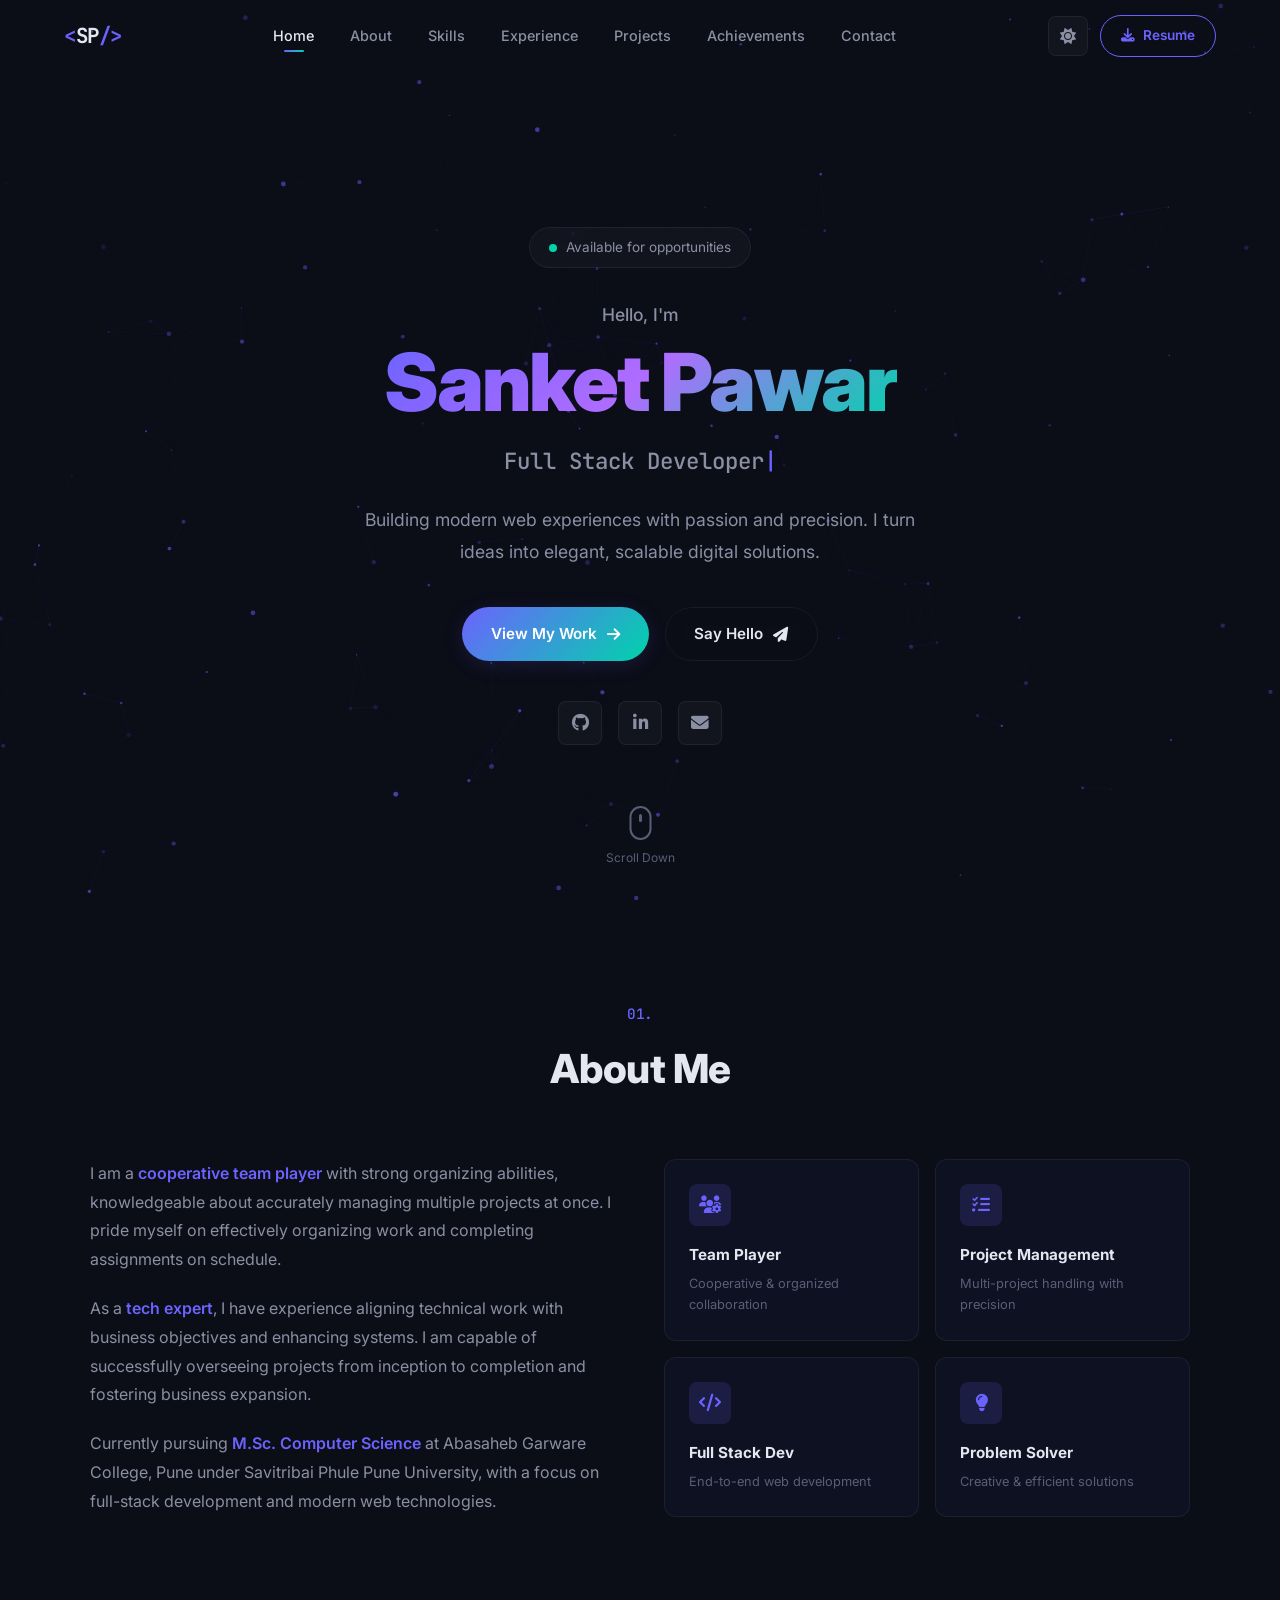
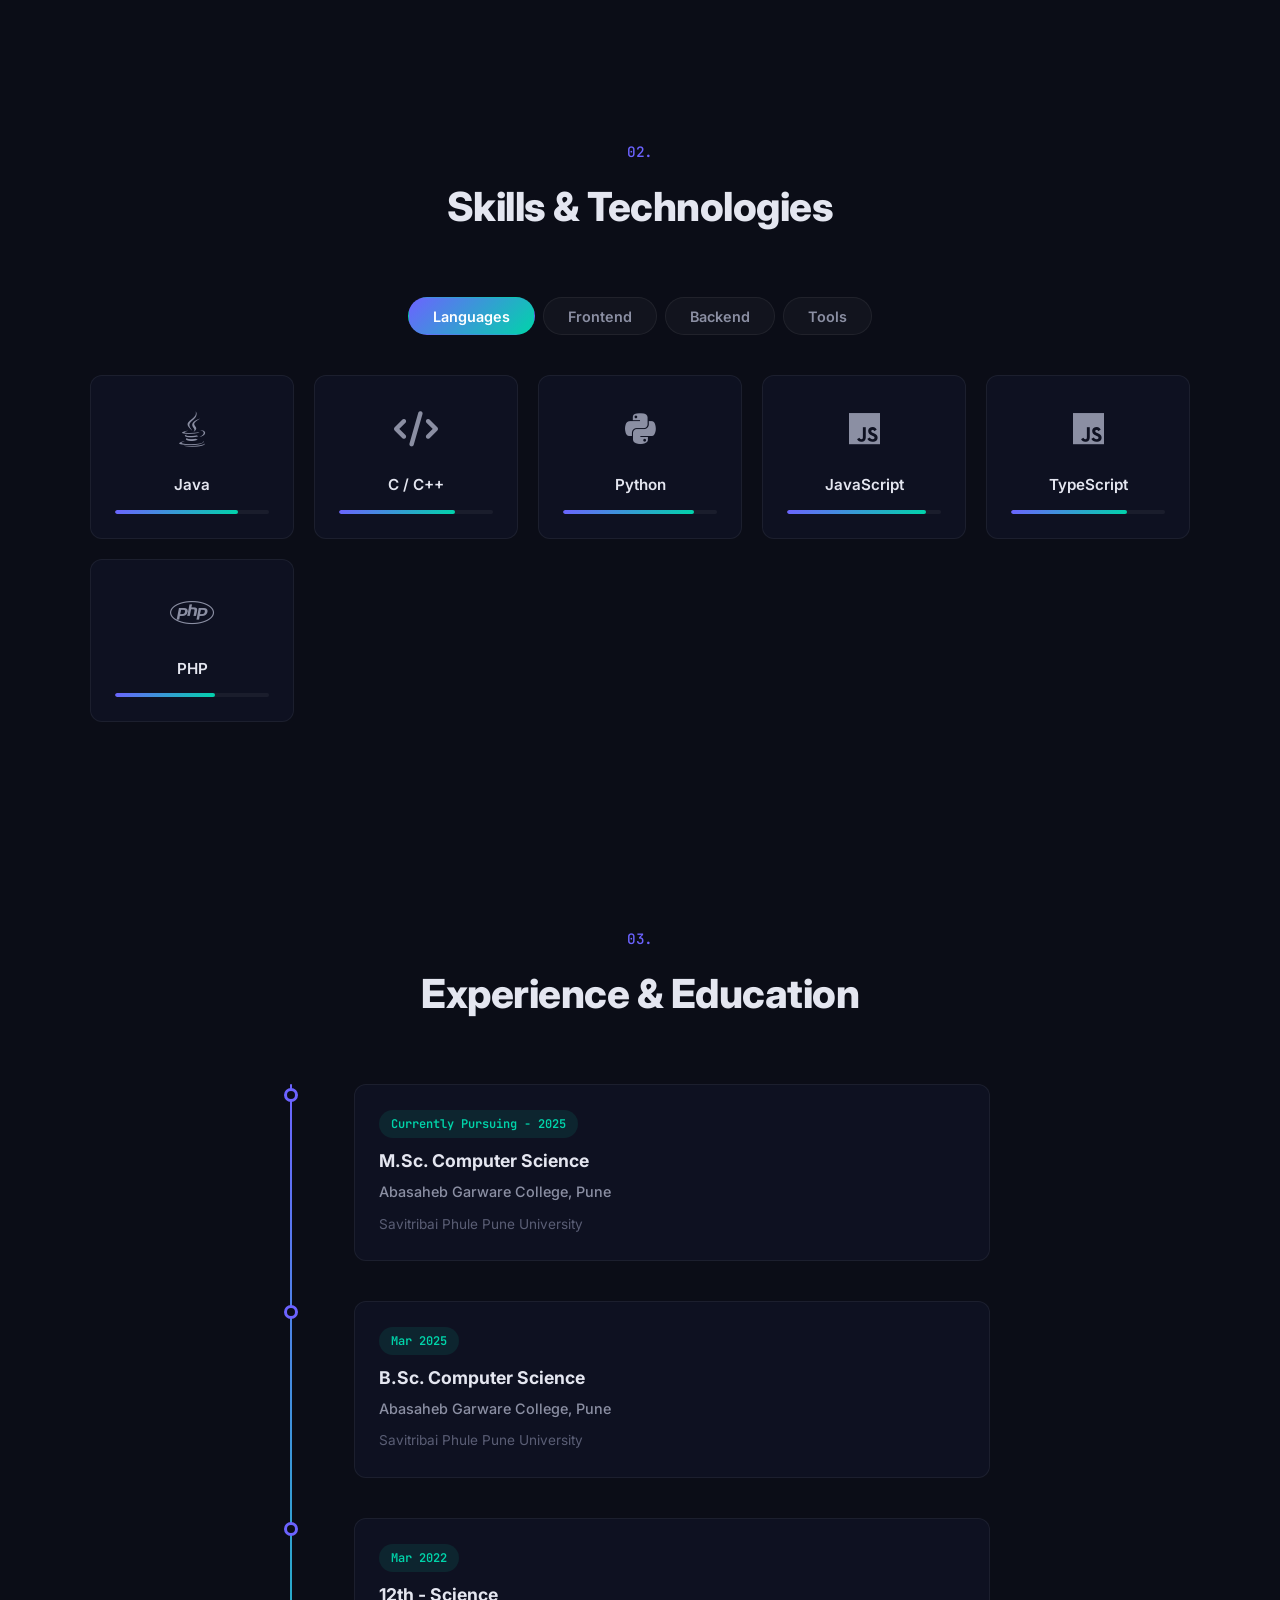
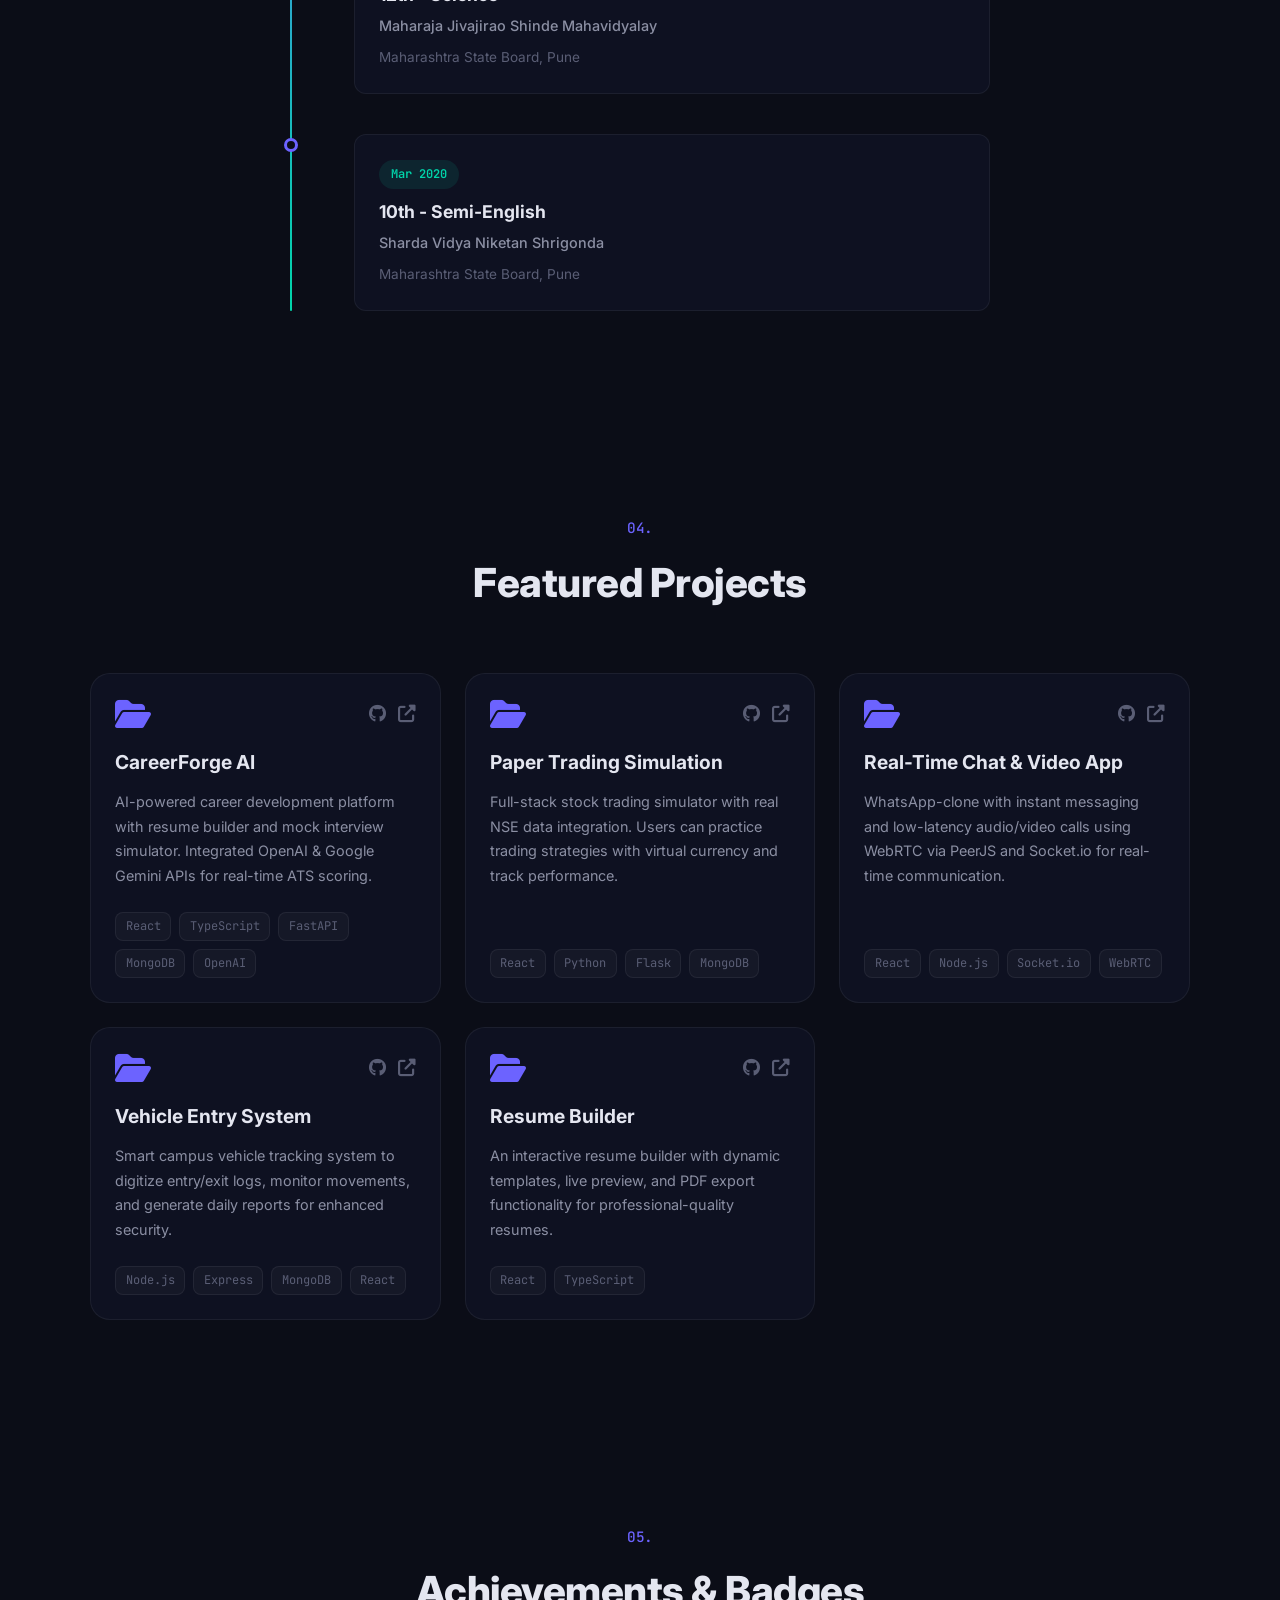
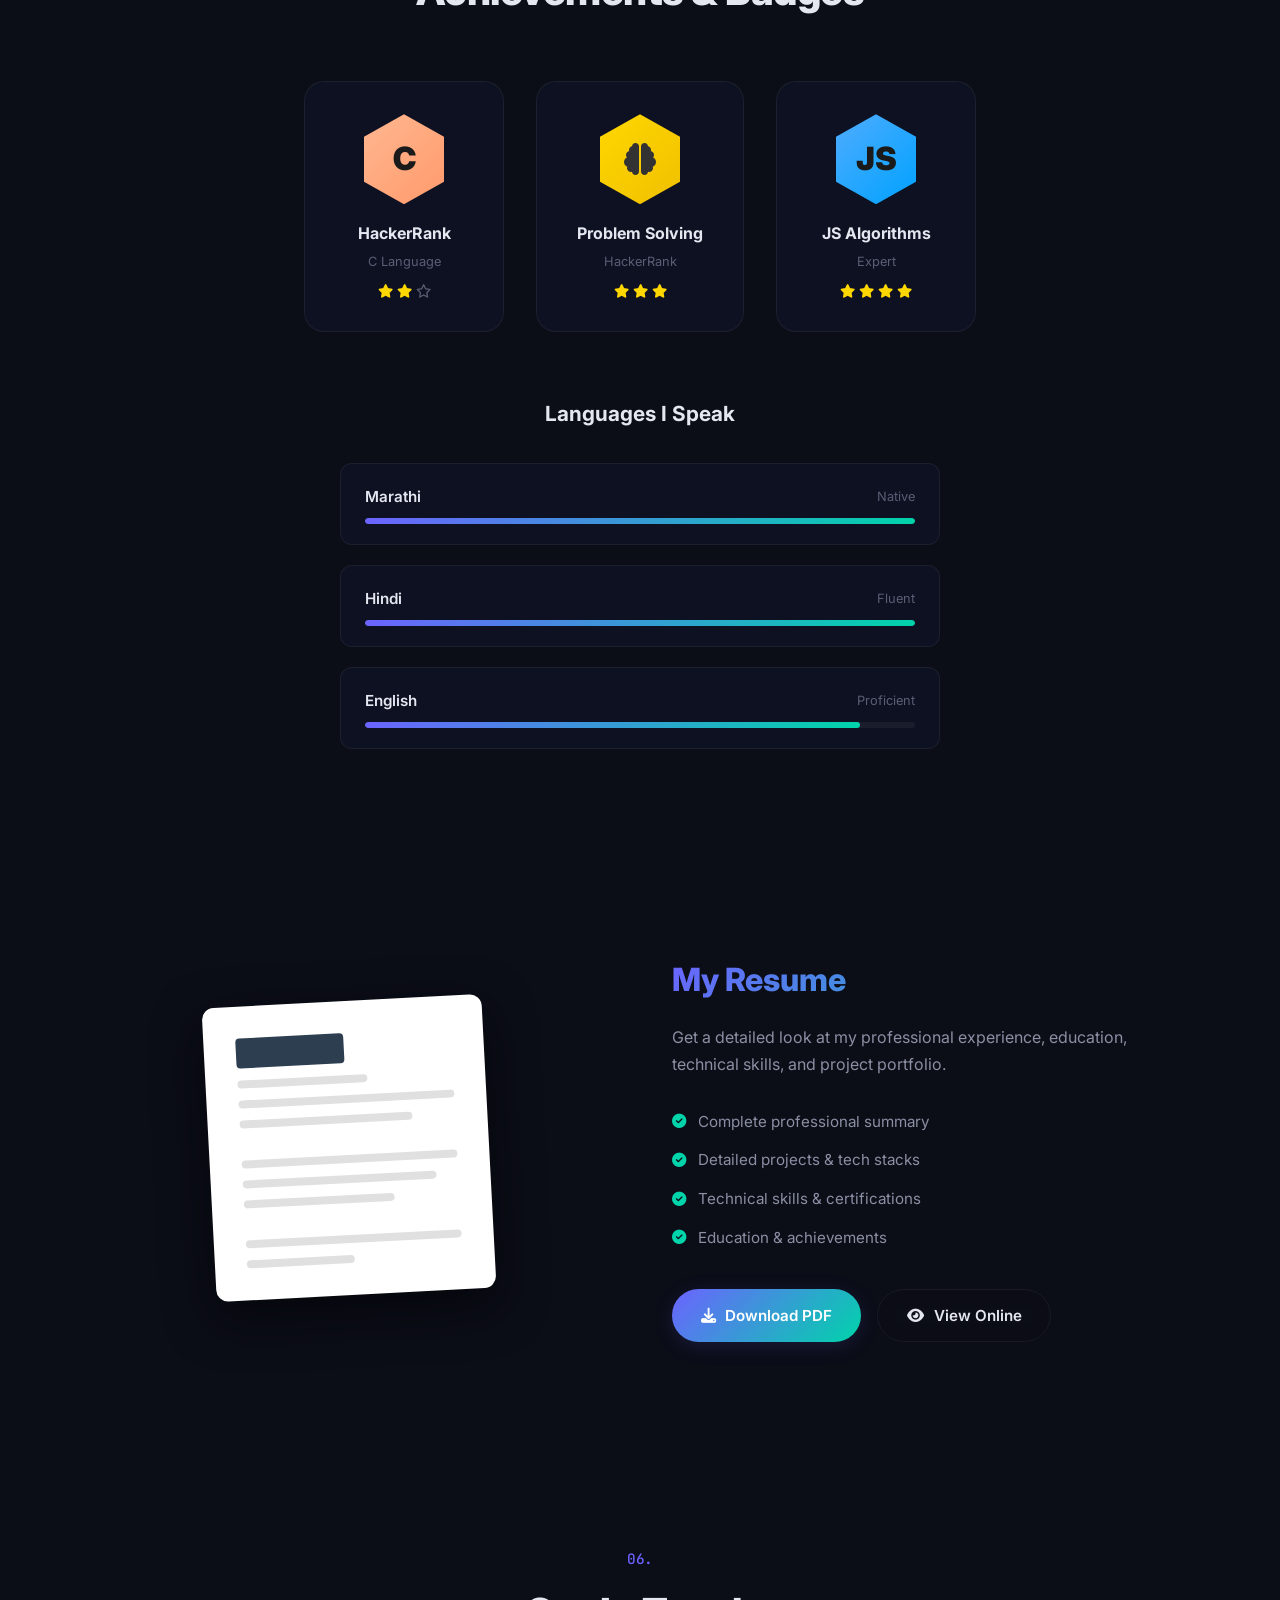
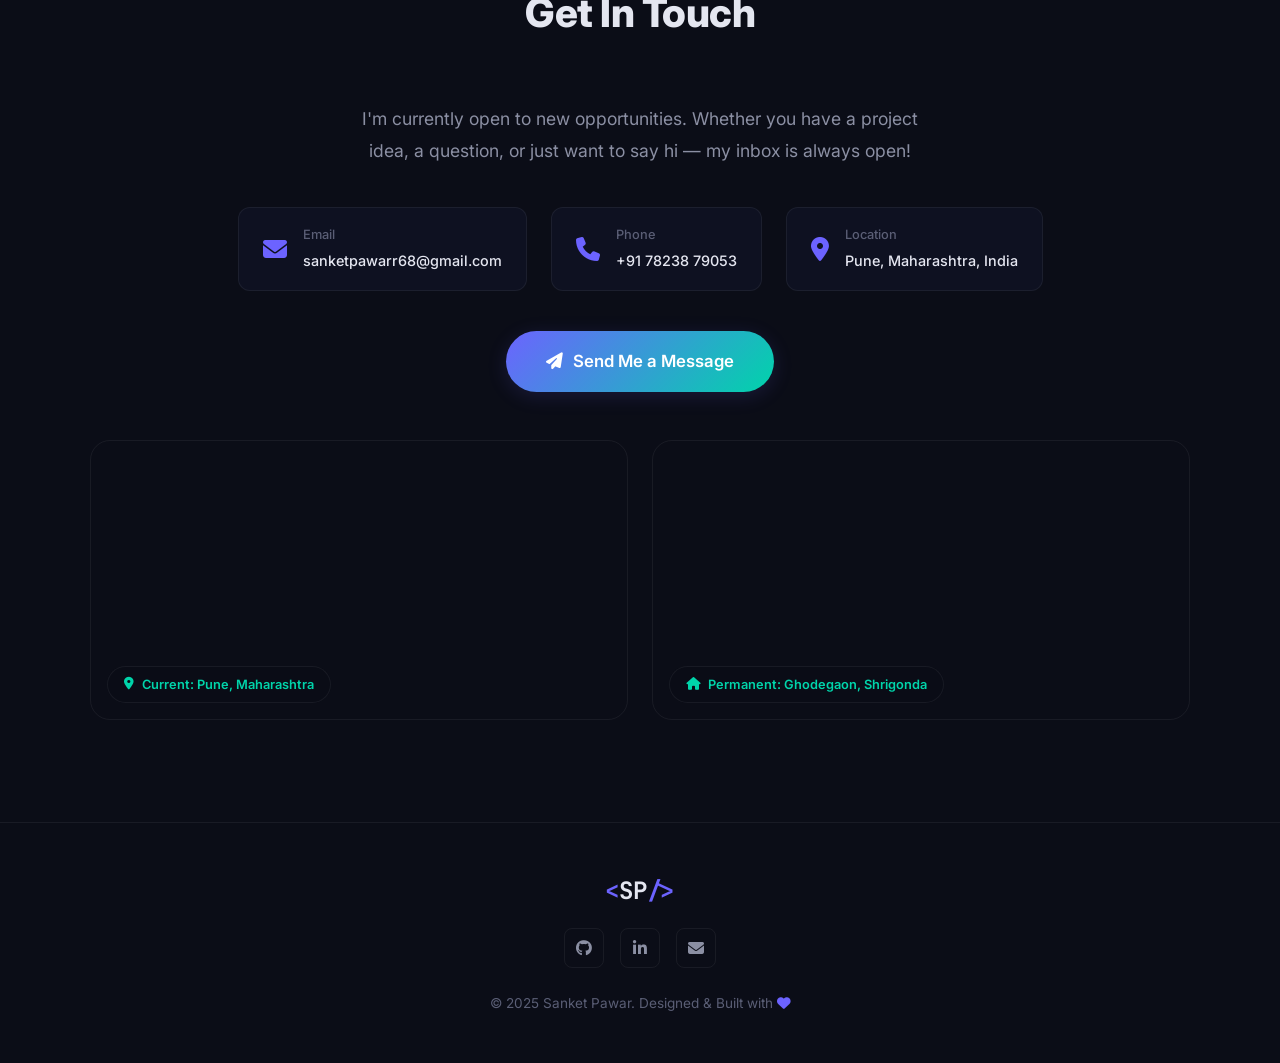
<file: index.html>
<!DOCTYPE html>
<html lang="en" data-theme="dark">

<head>
    <meta charset="UTF-8">
    <meta name="viewport" content="width=device-width, initial-scale=1.0">
    <title>Sanket Pawar | Full Stack Developer</title>
    <meta name="description"
        content="Portfolio of Sanket Pawar - Full Stack Developer building modern web experiences.">
    <link rel="stylesheet" href="style.css">
    <link rel="stylesheet" href="https://cdnjs.cloudflare.com/ajax/libs/font-awesome/6.5.1/css/all.min.css">
    <link rel="preconnect" href="https://fonts.googleapis.com">
    <link rel="preconnect" href="https://fonts.gstatic.com" crossorigin>
    <link
        href="https://fonts.googleapis.com/css2?family=Inter:wght@300;400;500;600;700;800;900&family=JetBrains+Mono:wght@400;500;700&display=swap"
        rel="stylesheet">
</head>

<body>
    <!-- Page Loader -->
    <div id="loader" class="loader">
        <div class="loader-inner">
            <div class="loader-circle"></div>
            <span class="loader-text">SP</span>
        </div>
    </div>

    <!-- Scroll Progress Bar -->
    <div class="scroll-progress" id="scroll-progress"></div>

    <!-- Navigation -->
    <nav class="navbar" id="navbar">
        <a href="#home" class="logo">
            <span class="logo-bracket">&lt;</span>SP<span class="logo-bracket">/&gt;</span>
        </a>
        <ul class="nav-links" id="nav-links">
            <li><a href="#home" class="nav-link active">Home</a></li>
            <li><a href="#about" class="nav-link">About</a></li>
            <li><a href="#skills" class="nav-link">Skills</a></li>
            <li><a href="#experience" class="nav-link">Experience</a></li>
            <li><a href="#projects" class="nav-link">Projects</a></li>
            <li><a href="#achievements" class="nav-link">Achievements</a></li>
            <li><a href="#contact" class="nav-link">Contact</a></li>
        </ul>
        <div class="nav-actions">
            <button class="theme-toggle" id="theme-toggle" aria-label="Toggle theme">
                <i class="fas fa-moon"></i>
            </button>
            <a href="sanket_pawar_resume.pdf" class="nav-resume-btn" download>
                <i class="fas fa-download"></i> Resume
            </a>
            <div class="hamburger" id="hamburger">
                <span></span>
                <span></span>
                <span></span>
            </div>
        </div>
    </nav>

    <!-- Hero Section -->
    <section id="home" class="hero">
        <div id="particles-canvas" class="particles-canvas"></div>
        <div class="hero-content">
            <div class="hero-badge reveal-up">
                <span class="status-dot"></span> Available for opportunities
            </div>
            <h1 class="hero-greeting reveal-up">Hello, I'm</h1>
            <h2 class="hero-name reveal-up">
                <span class="gradient-text">Sanket Pawar</span>
            </h2>
            <h3 class="hero-title reveal-up">
                <span id="typed-text"></span><span class="cursor">|</span>
            </h3>
            <p class="hero-description reveal-up">
                Building modern web experiences with passion and precision.
                I turn ideas into elegant, scalable digital solutions.
            </p>
            <div class="hero-cta reveal-up">
                <a href="#projects" class="btn btn-primary">
                    <span>View My Work</span>
                    <i class="fas fa-arrow-right"></i>
                </a>
                <a href="#contact" class="btn btn-outline open-modal-btn">
                    <span>Say Hello</span>
                    <i class="fas fa-paper-plane"></i>
                </a>
            </div>
            <div class="hero-social reveal-up">
                <a href="https://github.com/SanketPawar-78" target="_blank" rel="noopener noreferrer"
                    aria-label="GitHub">
                    <i class="fab fa-github"></i>
                </a>
                <a href="https://www.linkedin.com/in/sanket-pawar-11859024a/" target="_blank" rel="noopener noreferrer"
                    aria-label="LinkedIn">
                    <i class="fab fa-linkedin-in"></i>
                </a>
                <a href="mailto:sanketpawarr68@gmail.com" aria-label="Email">
                    <i class="fas fa-envelope"></i>
                </a>
            </div>
        </div>
        <div class="hero-scroll-indicator">
            <div class="mouse">
                <div class="wheel"></div>
            </div>
            <span>Scroll Down</span>
        </div>
    </section>

    <!-- About Section -->
    <section id="about" class="section">
        <div class="container">
            <h2 class="section-title reveal-up">
                <span class="section-number">01.</span> About Me
            </h2>
            <div class="about-grid">
                <div class="about-text reveal-up">
                    <p>I am a <strong>cooperative team player</strong> with strong organizing abilities, knowledgeable
                        about accurately managing multiple projects at once. I pride myself on effectively organizing
                        work and completing assignments on schedule.</p>
                    <p>As a <strong>tech expert</strong>, I have experience aligning technical work with business
                        objectives and enhancing systems. I am capable of successfully overseeing projects from
                        inception to completion and fostering business expansion.</p>
                    <p>Currently pursuing <strong>M.Sc. Computer Science</strong> at Abasaheb Garware College, Pune
                        under Savitribai Phule Pune University, with a focus on full-stack development and modern web
                        technologies.</p>
                </div>
                <div class="about-cards reveal-up">
                    <div class="info-card">
                        <div class="info-card-icon">
                            <i class="fas fa-users-cog"></i>
                        </div>
                        <h4>Team Player</h4>
                        <p>Cooperative & organized collaboration</p>
                    </div>
                    <div class="info-card">
                        <div class="info-card-icon">
                            <i class="fas fa-tasks"></i>
                        </div>
                        <h4>Project Management</h4>
                        <p>Multi-project handling with precision</p>
                    </div>
                    <div class="info-card">
                        <div class="info-card-icon">
                            <i class="fas fa-code"></i>
                        </div>
                        <h4>Full Stack Dev</h4>
                        <p>End-to-end web development</p>
                    </div>
                    <div class="info-card">
                        <div class="info-card-icon">
                            <i class="fas fa-lightbulb"></i>
                        </div>
                        <h4>Problem Solver</h4>
                        <p>Creative & efficient solutions</p>
                    </div>
                </div>
            </div>
        </div>
    </section>

    <!-- Skills Section -->
    <section id="skills" class="section">
        <div class="container">
            <h2 class="section-title reveal-up">
                <span class="section-number">02.</span> Skills & Technologies
            </h2>
            <div class="skills-tabs reveal-up">
                <button class="skill-tab active" data-tab="languages">Languages</button>
                <button class="skill-tab" data-tab="frontend">Frontend</button>
                <button class="skill-tab" data-tab="backend">Backend</button>
                <button class="skill-tab" data-tab="tools">Tools</button>
            </div>
            <div class="skills-content">
                <div class="skill-panel active" id="languages">
                    <div class="skills-grid reveal-up">
                        <div class="skill-card" data-skill="Java">
                            <div class="skill-icon"><i class="fab fa-java"></i></div>
                            <h3>Java</h3>
                            <div class="skill-bar">
                                <div class="skill-fill" data-width="80"></div>
                            </div>
                        </div>
                        <div class="skill-card" data-skill="C/C++">
                            <div class="skill-icon"><i class="fas fa-code"></i></div>
                            <h3>C / C++</h3>
                            <div class="skill-bar">
                                <div class="skill-fill" data-width="75"></div>
                            </div>
                        </div>
                        <div class="skill-card" data-skill="Python">
                            <div class="skill-icon"><i class="fab fa-python"></i></div>
                            <h3>Python</h3>
                            <div class="skill-bar">
                                <div class="skill-fill" data-width="85"></div>
                            </div>
                        </div>
                        <div class="skill-card" data-skill="JavaScript">
                            <div class="skill-icon"><i class="fab fa-js"></i></div>
                            <h3>JavaScript</h3>
                            <div class="skill-bar">
                                <div class="skill-fill" data-width="90"></div>
                            </div>
                        </div>
                        <div class="skill-card" data-skill="TypeScript">
                            <div class="skill-icon"><i class="fab fa-js"></i></div>
                            <h3>TypeScript</h3>
                            <div class="skill-bar">
                                <div class="skill-fill" data-width="75"></div>
                            </div>
                        </div>
                        <div class="skill-card" data-skill="PHP">
                            <div class="skill-icon"><i class="fab fa-php"></i></div>
                            <h3>PHP</h3>
                            <div class="skill-bar">
                                <div class="skill-fill" data-width="65"></div>
                            </div>
                        </div>
                    </div>
                </div>
                <div class="skill-panel" id="frontend">
                    <div class="skills-grid reveal-up">
                        <div class="skill-card">
                            <div class="skill-icon"><i class="fab fa-html5"></i></div>
                            <h3>HTML5</h3>
                            <div class="skill-bar">
                                <div class="skill-fill" data-width="95"></div>
                            </div>
                        </div>
                        <div class="skill-card">
                            <div class="skill-icon"><i class="fab fa-css3-alt"></i></div>
                            <h3>CSS3</h3>
                            <div class="skill-bar">
                                <div class="skill-fill" data-width="90"></div>
                            </div>
                        </div>
                        <div class="skill-card">
                            <div class="skill-icon"><i class="fab fa-react"></i></div>
                            <h3>React.js</h3>
                            <div class="skill-bar">
                                <div class="skill-fill" data-width="85"></div>
                            </div>
                        </div>
                    </div>
                </div>
                <div class="skill-panel" id="backend">
                    <div class="skills-grid reveal-up">
                        <div class="skill-card">
                            <div class="skill-icon"><i class="fab fa-node-js"></i></div>
                            <h3>Node.js</h3>
                            <div class="skill-bar">
                                <div class="skill-fill" data-width="80"></div>
                            </div>
                        </div>
                        <div class="skill-card">
                            <div class="skill-icon"><i class="fas fa-server"></i></div>
                            <h3>Express.js</h3>
                            <div class="skill-bar">
                                <div class="skill-fill" data-width="80"></div>
                            </div>
                        </div>
                        <div class="skill-card">
                            <div class="skill-icon"><i class="fas fa-database"></i></div>
                            <h3>MongoDB</h3>
                            <div class="skill-bar">
                                <div class="skill-fill" data-width="75"></div>
                            </div>
                        </div>
                        <div class="skill-card">
                            <div class="skill-icon"><i class="fas fa-database"></i></div>
                            <h3>MySQL</h3>
                            <div class="skill-bar">
                                <div class="skill-fill" data-width="70"></div>
                            </div>
                        </div>
                        <div class="skill-card">
                            <div class="skill-icon"><i class="fab fa-python"></i></div>
                            <h3>Flask / FastAPI</h3>
                            <div class="skill-bar">
                                <div class="skill-fill" data-width="75"></div>
                            </div>
                        </div>
                    </div>
                </div>
                <div class="skill-panel" id="tools">
                    <div class="skills-grid reveal-up">
                        <div class="skill-card">
                            <div class="skill-icon"><i class="fab fa-git-alt"></i></div>
                            <h3>Git & GitHub</h3>
                            <div class="skill-bar">
                                <div class="skill-fill" data-width="85"></div>
                            </div>
                        </div>
                        <div class="skill-card">
                            <div class="skill-icon"><i class="fas fa-terminal"></i></div>
                            <h3>VS Code</h3>
                            <div class="skill-bar">
                                <div class="skill-fill" data-width="90"></div>
                            </div>
                        </div>
                        <div class="skill-card">
                            <div class="skill-icon"><i class="fas fa-network-wired"></i></div>
                            <h3>REST APIs</h3>
                            <div class="skill-bar">
                                <div class="skill-fill" data-width="85"></div>
                            </div>
                        </div>
                    </div>
                </div>
            </div>
        </div>
    </section>

    <!-- Experience & Education Section -->
    <section id="experience" class="section">
        <div class="container">
            <h2 class="section-title reveal-up">
                <span class="section-number">03.</span> Experience & Education
            </h2>
            <div class="timeline reveal-up">
                <div class="timeline-item" data-aos="fade-right">
                    <div class="timeline-dot"></div>
                    <div class="timeline-content">
                        <span class="timeline-badge">Currently Pursuing - 2025</span>
                        <h3>M.Sc. Computer Science</h3>
                        <h4>Abasaheb Garware College, Pune</h4>
                        <p>Savitribai Phule Pune University</p>
                    </div>
                </div>
                <div class="timeline-item" data-aos="fade-left">
                    <div class="timeline-dot"></div>
                    <div class="timeline-content">
                        <span class="timeline-badge">Mar 2025</span>
                        <h3>B.Sc. Computer Science</h3>
                        <h4>Abasaheb Garware College, Pune</h4>
                        <p>Savitribai Phule Pune University</p>
                    </div>
                </div>
                <div class="timeline-item" data-aos="fade-right">
                    <div class="timeline-dot"></div>
                    <div class="timeline-content">
                        <span class="timeline-badge">Mar 2022</span>
                        <h3>12th - Science</h3>
                        <h4>Maharaja Jivajirao Shinde Mahavidyalay</h4>
                        <p>Maharashtra State Board, Pune</p>
                    </div>
                </div>
                <div class="timeline-item" data-aos="fade-left">
                    <div class="timeline-dot"></div>
                    <div class="timeline-content">
                        <span class="timeline-badge">Mar 2020</span>
                        <h3>10th - Semi-English</h3>
                        <h4>Sharda Vidya Niketan Shrigonda</h4>
                        <p>Maharashtra State Board, Pune</p>
                    </div>
                </div>
            </div>
        </div>
    </section>

    <!-- Projects Section -->
    <section id="projects" class="section">
        <div class="container">
            <h2 class="section-title reveal-up">
                <span class="section-number">04.</span> Featured Projects
            </h2>
            <div class="projects-grid">
                <!-- Project 1 -->
                <div class="project-card reveal-up">
                    <div class="project-card-header">
                        <div class="project-card-top">
                            <i class="fas fa-folder-open project-folder-icon"></i>
                            <div class="project-links">
                                <a href="#" aria-label="GitHub"><i class="fab fa-github"></i></a>
                                <a href="#" aria-label="Live Demo"><i class="fas fa-external-link-alt"></i></a>
                            </div>
                        </div>
                    </div>
                    <div class="project-card-body">
                        <h3>CareerForge AI</h3>
                        <p>AI-powered career development platform with resume builder and mock interview simulator.
                            Integrated OpenAI & Google Gemini APIs for real-time ATS scoring.</p>
                        <div class="project-tags">
                            <span>React</span>
                            <span>TypeScript</span>
                            <span>FastAPI</span>
                            <span>MongoDB</span>
                            <span>OpenAI</span>
                        </div>
                    </div>
                </div>

                <!-- Project 2 -->
                <div class="project-card reveal-up">
                    <div class="project-card-header">
                        <div class="project-card-top">
                            <i class="fas fa-folder-open project-folder-icon"></i>
                            <div class="project-links">
                                <a href="#" aria-label="GitHub"><i class="fab fa-github"></i></a>
                                <a href="#" aria-label="Live Demo"><i class="fas fa-external-link-alt"></i></a>
                            </div>
                        </div>
                    </div>
                    <div class="project-card-body">
                        <h3>Paper Trading Simulation</h3>
                        <p>Full-stack stock trading simulator with real NSE data integration. Users can practice trading
                            strategies with virtual currency and track performance.</p>
                        <div class="project-tags">
                            <span>React</span>
                            <span>Python</span>
                            <span>Flask</span>
                            <span>MongoDB</span>
                        </div>
                    </div>
                </div>

                <!-- Project 3 -->
                <div class="project-card reveal-up">
                    <div class="project-card-header">
                        <div class="project-card-top">
                            <i class="fas fa-folder-open project-folder-icon"></i>
                            <div class="project-links">
                                <a href="#" aria-label="GitHub"><i class="fab fa-github"></i></a>
                                <a href="#" aria-label="Live Demo"><i class="fas fa-external-link-alt"></i></a>
                            </div>
                        </div>
                    </div>
                    <div class="project-card-body">
                        <h3>Real-Time Chat & Video App</h3>
                        <p>WhatsApp-clone with instant messaging and low-latency audio/video calls using WebRTC via
                            PeerJS and Socket.io for real-time communication.</p>
                        <div class="project-tags">
                            <span>React</span>
                            <span>Node.js</span>
                            <span>Socket.io</span>
                            <span>WebRTC</span>
                        </div>
                    </div>
                </div>

                <!-- Project 4 -->
                <div class="project-card reveal-up">
                    <div class="project-card-header">
                        <div class="project-card-top">
                            <i class="fas fa-folder-open project-folder-icon"></i>
                            <div class="project-links">
                                <a href="#" aria-label="GitHub"><i class="fab fa-github"></i></a>
                                <a href="#" aria-label="Live Demo"><i class="fas fa-external-link-alt"></i></a>
                            </div>
                        </div>
                    </div>
                    <div class="project-card-body">
                        <h3>Vehicle Entry System</h3>
                        <p>Smart campus vehicle tracking system to digitize entry/exit logs, monitor movements, and
                            generate daily reports for enhanced security.</p>
                        <div class="project-tags">
                            <span>Node.js</span>
                            <span>Express</span>
                            <span>MongoDB</span>
                            <span>React</span>
                        </div>
                    </div>
                </div>

                <!-- Project 5 -->
                <div class="project-card reveal-up">
                    <div class="project-card-header">
                        <div class="project-card-top">
                            <i class="fas fa-folder-open project-folder-icon"></i>
                            <div class="project-links">
                                <a href="#" aria-label="GitHub"><i class="fab fa-github"></i></a>
                                <a href="#" aria-label="Live Demo"><i class="fas fa-external-link-alt"></i></a>
                            </div>
                        </div>
                    </div>
                    <div class="project-card-body">
                        <h3>Resume Builder</h3>
                        <p>An interactive resume builder with dynamic templates, live preview, and PDF export
                            functionality for professional-quality resumes.</p>
                        <div class="project-tags">
                            <span>React</span>
                            <span>TypeScript</span>
                        </div>
                    </div>
                </div>
            </div>
        </div>
    </section>

    <!-- Achievements Section -->
    <section id="achievements" class="section">
        <div class="container">
            <h2 class="section-title reveal-up">
                <span class="section-number">05.</span> Achievements & Badges
            </h2>
            <div class="badges-grid reveal-up">
                <div class="badge-card">
                    <div class="badge-glow"></div>
                    <div class="badge-hex" data-color="peach">
                        <span class="badge-letter">C</span>
                    </div>
                    <h3>HackerRank</h3>
                    <p>C Language</p>
                    <div class="badge-stars">
                        <i class="fas fa-star"></i>
                        <i class="fas fa-star"></i>
                        <i class="far fa-star"></i>
                    </div>
                </div>
                <div class="badge-card">
                    <div class="badge-glow gold"></div>
                    <div class="badge-hex" data-color="gold">
                        <i class="fas fa-brain"></i>
                    </div>
                    <h3>Problem Solving</h3>
                    <p>HackerRank</p>
                    <div class="badge-stars">
                        <i class="fas fa-star"></i>
                        <i class="fas fa-star"></i>
                        <i class="fas fa-star"></i>
                    </div>
                </div>
                <div class="badge-card">
                    <div class="badge-glow blue"></div>
                    <div class="badge-hex" data-color="blue">
                        <span class="badge-letter">JS</span>
                    </div>
                    <h3>JS Algorithms</h3>
                    <p>Expert</p>
                    <div class="badge-stars">
                        <i class="fas fa-star"></i>
                        <i class="fas fa-star"></i>
                        <i class="fas fa-star"></i>
                        <i class="fas fa-star"></i>
                    </div>
                </div>
            </div>

            <!-- Languages Spoken -->
            <h3 class="subsection-title reveal-up">Languages I Speak</h3>
            <div class="languages-grid reveal-up">
                <div class="language-card">
                    <div class="language-info">
                        <h4>Marathi</h4>
                        <span>Native</span>
                    </div>
                    <div class="language-bar">
                        <div class="language-fill" data-width="100"></div>
                    </div>
                </div>
                <div class="language-card">
                    <div class="language-info">
                        <h4>Hindi</h4>
                        <span>Fluent</span>
                    </div>
                    <div class="language-bar">
                        <div class="language-fill" data-width="100"></div>
                    </div>
                </div>
                <div class="language-card">
                    <div class="language-info">
                        <h4>English</h4>
                        <span>Proficient</span>
                    </div>
                    <div class="language-bar">
                        <div class="language-fill" data-width="90"></div>
                    </div>
                </div>
            </div>
        </div>
    </section>

    <!-- Resume Section -->
    <section id="resume" class="section">
        <div class="container">
            <div class="resume-showcase reveal-up">
                <div class="resume-visual">
                    <div class="resume-paper">
                        <div class="resume-mock-header"></div>
                        <div class="resume-mock-line w60"></div>
                        <div class="resume-mock-line w100"></div>
                        <div class="resume-mock-line w80"></div>
                        <div class="resume-mock-spacer"></div>
                        <div class="resume-mock-line w100"></div>
                        <div class="resume-mock-line w90"></div>
                        <div class="resume-mock-line w70"></div>
                        <div class="resume-mock-spacer"></div>
                        <div class="resume-mock-line w100"></div>
                        <div class="resume-mock-line w50"></div>
                    </div>
                </div>
                <div class="resume-details">
                    <h3>My Resume</h3>
                    <p>Get a detailed look at my professional experience, education, technical skills, and project
                        portfolio.</p>
                    <ul class="resume-highlights">
                        <li><i class="fas fa-check-circle"></i> Complete professional summary</li>
                        <li><i class="fas fa-check-circle"></i> Detailed projects & tech stacks</li>
                        <li><i class="fas fa-check-circle"></i> Technical skills & certifications</li>
                        <li><i class="fas fa-check-circle"></i> Education & achievements</li>
                    </ul>
                    <div class="resume-actions">
                        <a href="sanket_pawar_resume.pdf" class="btn btn-primary" download>
                            <i class="fas fa-download"></i> Download PDF
                        </a>
                        <a href="resume.html" target="_blank" class="btn btn-outline">
                            <i class="fas fa-eye"></i> View Online
                        </a>
                    </div>
                </div>
            </div>
        </div>
    </section>

    <!-- Contact Section -->
    <section id="contact" class="section">
        <div class="container">
            <h2 class="section-title reveal-up">
                <span class="section-number">06.</span> Get In Touch
            </h2>
            <div class="contact-content">
                <div class="contact-text reveal-up">
                    <p>I'm currently open to new opportunities. Whether you have a project idea, a question, or just
                        want to say hi &mdash; my inbox is always open!</p>
                </div>
                <div class="contact-cards reveal-up">
                    <a href="mailto:sanketpawarr68@gmail.com" class="contact-card">
                        <i class="fas fa-envelope"></i>
                        <div>
                            <h4>Email</h4>
                            <span>sanketpawarr68@gmail.com</span>
                        </div>
                    </a>
                    <a href="tel:+917823879053" class="contact-card">
                        <i class="fas fa-phone"></i>
                        <div>
                            <h4>Phone</h4>
                            <span>+91 78238 79053</span>
                        </div>
                    </a>
                    <div class="contact-card">
                        <i class="fas fa-map-marker-alt"></i>
                        <div>
                            <h4>Location</h4>
                            <span>Pune, Maharashtra, India</span>
                        </div>
                    </div>
                </div>
                <div class="contact-form-wrapper reveal-up">
                    <a href="#" class="btn btn-primary btn-lg open-modal-btn">
                        <i class="fas fa-paper-plane"></i> Send Me a Message
                    </a>
                </div>

                <!-- Maps -->
                <div class="maps-grid reveal-up">
                    <div class="map-card">
                        <div class="map-label">
                            <i class="fas fa-location-dot"></i> Current: Pune, Maharashtra
                        </div>
                        <iframe
                            src="https://www.google.com/maps/embed?pb=!1m18!1m12!1m3!1d121058.92836603205!2d73.79257692120038!3d18.524890422152862!2m3!1f0!2f0!3f0!3m2!1i1024!2i768!4f13.1!3m3!1m2!1s0x3bc2bf2e67461101%3A0x828d43bf9d9ee343!2sPune%2C%20Maharashtra!5e0!3m2!1sen!2sin!4v1708182280000!5m2!1sen!2sin"
                            allowfullscreen="" loading="lazy" referrerpolicy="no-referrer-when-downgrade"></iframe>
                    </div>
                    <div class="map-card">
                        <div class="map-label">
                            <i class="fas fa-home"></i> Permanent: Ghodegaon, Shrigonda
                        </div>
                        <iframe
                            src="https://www.google.com/maps/embed?pb=!1m18!1m12!1m3!1d120934.42398466666!2d74.63972288330752!3d18.66779427382215!2m3!1f0!2f0!3f0!3m2!1i1024!2i768!4f13.1!3m3!1m2!1s0x3bc369680ee12379%3A0xe54129994c50257e!2sShrigonda%2C%20Maharashtra%20413701!5e0!3m2!1sen!2sin!4v1708182220000!5m2!1sen!2sin"
                            allowfullscreen="" loading="lazy" referrerpolicy="no-referrer-when-downgrade"></iframe>
                    </div>
                </div>
            </div>
        </div>
    </section>

    <!-- Footer -->
    <footer class="footer">
        <div class="container">
            <div class="footer-content">
                <div class="footer-logo">
                    <span class="logo-bracket">&lt;</span>SP<span class="logo-bracket">/&gt;</span>
                </div>
                <div class="footer-links">
                    <a href="https://github.com/SanketPawar-78" target="_blank" rel="noopener noreferrer"><i
                            class="fab fa-github"></i></a>
                    <a href="https://www.linkedin.com/in/sanket-pawar-11859024a/" target="_blank"
                        rel="noopener noreferrer"><i class="fab fa-linkedin-in"></i></a>
                    <a href="mailto:sanketpawarr68@gmail.com"><i class="fas fa-envelope"></i></a>
                </div>
                <p>&copy; 2025 Sanket Pawar. Designed & Built with <i class="fas fa-heart"
                        style="color: var(--accent-primary);"></i></p>
            </div>
        </div>
    </footer>

    <!-- Back to Top -->
    <button id="back-to-top" class="back-to-top" aria-label="Back to top">
        <i class="fas fa-arrow-up"></i>
    </button>

    <!-- Contact Modal -->
    <div id="contact-modal" class="modal">
        <div class="modal-overlay"></div>
        <div class="modal-content">
            <button class="modal-close" id="modal-close">&times;</button>
            <h2>Send a Message</h2>
            <p class="modal-subtitle">I'll get back to you as soon as possible.</p>
            <form id="contact-form" action="https://formspree.io/f/xkovbrqn" method="POST">
                <div class="form-group">
                    <label for="name">Your Name</label>
                    <input type="text" id="name" name="name" placeholder="John Doe" required>
                </div>
                <div class="form-group">
                    <label for="email">Your Email</label>
                    <input type="email" id="email" name="email" placeholder="john@example.com" required>
                </div>
                <div class="form-group">
                    <label for="message">Message</label>
                    <textarea id="message" name="message" rows="5" placeholder="Hey Sanket, I'd love to..."
                        required></textarea>
                </div>
                <button type="submit" class="btn btn-primary btn-full">
                    <span>Send Message</span>
                    <i class="fas fa-paper-plane"></i>
                </button>
            </form>
        </div>
    </div>

    <script src="script.js"></script>
</body>

</html>
</file>
<file: style.css>
/* ==========================================
   SANKET PAWAR - PORTFOLIO THEME
   Modern dark glassmorphism design
   ========================================== */

/* ---------- CSS Variables ---------- */
:root {
    --bg-primary: #0b0d17;
    --bg-secondary: #111427;
    --bg-card: rgba(17, 20, 39, 0.7);
    --bg-card-hover: rgba(23, 27, 52, 0.9);
    --glass: rgba(255, 255, 255, 0.03);
    --glass-border: rgba(255, 255, 255, 0.06);
    --text-primary: #e4e6f0;
    --text-secondary: #8b8fa3;
    --text-muted: #5a5e75;
    --accent-primary: #6c63ff;
    --accent-secondary: #00d4aa;
    --accent-gradient: linear-gradient(135deg, #6c63ff 0%, #00d4aa 100%);
    --accent-gradient-2: linear-gradient(135deg, #6c63ff 0%, #b06cff 50%, #00d4aa 100%);
    --glow-primary: rgba(108, 99, 255, 0.15);
    --glow-secondary: rgba(0, 212, 170, 0.15);
    --shadow-sm: 0 2px 8px rgba(0, 0, 0, 0.3);
    --shadow-md: 0 8px 32px rgba(0, 0, 0, 0.4);
    --shadow-lg: 0 16px 48px rgba(0, 0, 0, 0.5);
    --radius-sm: 8px;
    --radius-md: 12px;
    --radius-lg: 20px;
    --radius-full: 100px;
    --font-main: 'Inter', -apple-system, BlinkMacSystemFont, sans-serif;
    --font-mono: 'JetBrains Mono', 'Fira Code', monospace;
    --transition-fast: 0.2s cubic-bezier(0.4, 0, 0.2, 1);
    --transition-base: 0.3s cubic-bezier(0.4, 0, 0.2, 1);
    --transition-slow: 0.5s cubic-bezier(0.4, 0, 0.2, 1);
    --nav-height: 72px;
}

[data-theme="light"] {
    --bg-primary: #f0f2f8;
    --bg-secondary: #ffffff;
    --bg-card: rgba(255, 255, 255, 0.8);
    --bg-card-hover: rgba(255, 255, 255, 0.95);
    --glass: rgba(255, 255, 255, 0.6);
    --glass-border: rgba(0, 0, 0, 0.08);
    --text-primary: #1a1d2e;
    --text-secondary: #5a5e75;
    --text-muted: #8b8fa3;
    --glow-primary: rgba(108, 99, 255, 0.1);
    --glow-secondary: rgba(0, 212, 170, 0.1);
    --shadow-sm: 0 2px 8px rgba(0, 0, 0, 0.08);
    --shadow-md: 0 8px 32px rgba(0, 0, 0, 0.1);
    --shadow-lg: 0 16px 48px rgba(0, 0, 0, 0.12);
}

/* ---------- Base Reset ---------- */
*,
*::before,
*::after {
    margin: 0;
    padding: 0;
    box-sizing: border-box;
}

html {
    scroll-behavior: smooth;
    scroll-padding-top: var(--nav-height);
}

body {
    font-family: var(--font-main);
    background-color: var(--bg-primary);
    color: var(--text-primary);
    line-height: 1.7;
    overflow-x: hidden;
    -webkit-font-smoothing: antialiased;
    -moz-osx-font-smoothing: grayscale;
}

a {
    text-decoration: none;
    color: inherit;
}

ul {
    list-style: none;
}

img {
    max-width: 100%;
    display: block;
}

/* ---------- Page Loader ---------- */
.loader {
    position: fixed;
    inset: 0;
    z-index: 9999;
    background: var(--bg-primary);
    display: flex;
    align-items: center;
    justify-content: center;
    transition: opacity 0.5s, visibility 0.5s;
}

.loader.hidden {
    opacity: 0;
    visibility: hidden;
}

.loader-inner {
    position: relative;
    width: 80px;
    height: 80px;
    display: flex;
    align-items: center;
    justify-content: center;
}

.loader-circle {
    position: absolute;
    width: 100%;
    height: 100%;
    border: 3px solid transparent;
    border-top-color: var(--accent-primary);
    border-right-color: var(--accent-secondary);
    border-radius: 50%;
    animation: spin 1s linear infinite;
}

.loader-text {
    font-family: var(--font-mono);
    font-weight: 700;
    font-size: 1.2rem;
    background: var(--accent-gradient);
    -webkit-background-clip: text;
    background-clip: text;
    -webkit-text-fill-color: transparent;
}

@keyframes spin {
    to {
        transform: rotate(360deg);
    }
}

/* ---------- Scroll Progress ---------- */
.scroll-progress {
    position: fixed;
    top: 0;
    left: 0;
    height: 3px;
    background: var(--accent-gradient);
    z-index: 10001;
    transition: width 0.1s linear;
    width: 0%;
}

/* ---------- Navigation ---------- */
.navbar {
    position: fixed;
    top: 0;
    left: 0;
    width: 100%;
    height: var(--nav-height);
    padding: 0 clamp(1.5rem, 5vw, 4rem);
    display: flex;
    align-items: center;
    justify-content: space-between;
    z-index: 1000;
    background: transparent;
    transition: var(--transition-base);
}

.navbar.scrolled {
    background: rgba(11, 13, 23, 0.85);
    backdrop-filter: blur(20px);
    -webkit-backdrop-filter: blur(20px);
    border-bottom: 1px solid var(--glass-border);
    box-shadow: var(--shadow-sm);
}

[data-theme="light"] .navbar.scrolled {
    background: rgba(240, 242, 248, 0.85);
}

.logo {
    font-family: var(--font-mono);
    font-size: 1.3rem;
    font-weight: 700;
    color: var(--text-primary);
    letter-spacing: -0.5px;
}

.logo-bracket {
    color: var(--accent-primary);
}

.nav-links {
    display: flex;
    gap: 0.25rem;
}

.nav-link {
    padding: 0.5rem 1rem;
    font-size: 0.9rem;
    font-weight: 500;
    color: var(--text-secondary);
    border-radius: var(--radius-sm);
    transition: var(--transition-fast);
    position: relative;
}

.nav-link:hover,
.nav-link.active {
    color: var(--text-primary);
}

.nav-link.active::after {
    content: '';
    position: absolute;
    bottom: 0;
    left: 50%;
    transform: translateX(-50%);
    width: 20px;
    height: 2px;
    background: var(--accent-gradient);
    border-radius: 2px;
}

.nav-actions {
    display: flex;
    align-items: center;
    gap: 0.75rem;
}

.theme-toggle {
    width: 40px;
    height: 40px;
    border: 1px solid var(--glass-border);
    background: var(--glass);
    color: var(--text-secondary);
    border-radius: var(--radius-sm);
    cursor: pointer;
    display: flex;
    align-items: center;
    justify-content: center;
    font-size: 1rem;
    transition: var(--transition-fast);
}

.theme-toggle:hover {
    color: var(--accent-primary);
    border-color: var(--accent-primary);
}

.nav-resume-btn {
    padding: 0.5rem 1.25rem;
    font-size: 0.85rem;
    font-weight: 600;
    color: var(--accent-primary);
    border: 1px solid var(--accent-primary);
    border-radius: var(--radius-full);
    transition: var(--transition-fast);
    display: flex;
    align-items: center;
    gap: 0.5rem;
}

.nav-resume-btn:hover {
    background: var(--accent-primary);
    color: #fff;
}

.hamburger {
    display: none;
    flex-direction: column;
    gap: 5px;
    cursor: pointer;
    z-index: 1001;
    padding: 4px;
}

.hamburger span {
    width: 24px;
    height: 2px;
    background: var(--text-primary);
    border-radius: 2px;
    transition: var(--transition-base);
    transform-origin: center;
}

.hamburger.active span:nth-child(1) {
    transform: rotate(45deg) translate(5px, 5px);
}

.hamburger.active span:nth-child(2) {
    opacity: 0;
}

.hamburger.active span:nth-child(3) {
    transform: rotate(-45deg) translate(5px, -5px);
}

/* ---------- Buttons ---------- */
.btn {
    display: inline-flex;
    align-items: center;
    gap: 0.6rem;
    padding: 0.8rem 1.8rem;
    font-family: var(--font-main);
    font-size: 0.95rem;
    font-weight: 600;
    border: none;
    border-radius: var(--radius-full);
    cursor: pointer;
    transition: var(--transition-base);
    position: relative;
    overflow: hidden;
}

.btn-primary {
    background: var(--accent-gradient);
    color: #fff;
    box-shadow: 0 4px 20px var(--glow-primary);
}

.btn-primary:hover {
    transform: translateY(-2px);
    box-shadow: 0 8px 30px var(--glow-primary);
}

.btn-outline {
    background: transparent;
    color: var(--text-primary);
    border: 1px solid var(--glass-border);
    backdrop-filter: blur(10px);
}

.btn-outline:hover {
    border-color: var(--accent-primary);
    color: var(--accent-primary);
    background: var(--glow-primary);
}

.btn-lg {
    padding: 1rem 2.5rem;
    font-size: 1.05rem;
}

.btn-full {
    width: 100%;
    justify-content: center;
}

/* ---------- Section Base ---------- */
.section {
    padding: clamp(4rem, 8vw, 8rem) clamp(1.5rem, 5vw, 4rem);
    position: relative;
}

.container {
    max-width: 1100px;
    margin: 0 auto;
}

.section-title {
    font-size: clamp(1.8rem, 4vw, 2.5rem);
    font-weight: 800;
    text-align: center;
    margin-bottom: 3.5rem;
    letter-spacing: -0.5px;
}

.section-number {
    font-family: var(--font-mono);
    font-size: 0.9rem;
    font-weight: 500;
    color: var(--accent-primary);
    display: block;
    margin-bottom: 0.5rem;
}

.subsection-title {
    font-size: 1.3rem;
    font-weight: 700;
    text-align: center;
    margin: 4rem 0 2rem;
    color: var(--text-primary);
}

/* ---------- Reveal Animations ---------- */
.reveal-up {
    opacity: 0;
    transform: translateY(30px);
    transition: opacity 0.6s cubic-bezier(0.4, 0, 0.2, 1), transform 0.6s cubic-bezier(0.4, 0, 0.2, 1);
}

.reveal-up.revealed {
    opacity: 1;
    transform: translateY(0);
}

/* ---------- Hero Section ---------- */
.hero {
    min-height: 100vh;
    display: flex;
    align-items: center;
    justify-content: center;
    text-align: center;
    padding: calc(var(--nav-height) + 2rem) clamp(1.5rem, 5vw, 4rem) 2rem;
    position: relative;
    overflow: hidden;
}

.particles-canvas {
    position: absolute;
    inset: 0;
    z-index: 0;
}

.hero-content {
    position: relative;
    z-index: 1;
    max-width: 720px;
}

.hero-badge {
    display: inline-flex;
    align-items: center;
    gap: 0.6rem;
    padding: 0.5rem 1.2rem;
    background: var(--glass);
    border: 1px solid var(--glass-border);
    border-radius: var(--radius-full);
    font-size: 0.85rem;
    color: var(--text-secondary);
    margin-bottom: 2rem;
    backdrop-filter: blur(10px);
}

.status-dot {
    width: 8px;
    height: 8px;
    background: var(--accent-secondary);
    border-radius: 50%;
    animation: pulse-dot 2s infinite;
}

@keyframes pulse-dot {

    0%,
    100% {
        opacity: 1;
        box-shadow: 0 0 0 0 rgba(0, 212, 170, 0.4);
    }

    50% {
        opacity: 0.8;
        box-shadow: 0 0 0 8px rgba(0, 212, 170, 0);
    }
}

.hero-greeting {
    font-size: 1.1rem;
    font-weight: 500;
    color: var(--text-secondary);
    margin-bottom: 0.5rem;
}

.hero-name {
    font-size: clamp(2.8rem, 8vw, 5rem);
    font-weight: 900;
    line-height: 1.1;
    margin-bottom: 1rem;
    letter-spacing: -2px;
}

.gradient-text {
    background: var(--accent-gradient-2);
    -webkit-background-clip: text;
    background-clip: text;
    -webkit-text-fill-color: transparent;
}

.hero-title {
    font-family: var(--font-mono);
    font-size: clamp(1rem, 2.5vw, 1.4rem);
    font-weight: 500;
    color: var(--text-secondary);
    margin-bottom: 1.5rem;
    min-height: 2rem;
}

.cursor {
    animation: blink-cursor 0.8s infinite;
    color: var(--accent-primary);
}

@keyframes blink-cursor {

    0%,
    100% {
        opacity: 1;
    }

    50% {
        opacity: 0;
    }
}

.hero-description {
    font-size: 1.1rem;
    color: var(--text-secondary);
    line-height: 1.8;
    margin-bottom: 2.5rem;
    max-width: 550px;
    margin-left: auto;
    margin-right: auto;
}

.hero-cta {
    display: flex;
    gap: 1rem;
    justify-content: center;
    margin-bottom: 2.5rem;
    flex-wrap: wrap;
}

.hero-social {
    display: flex;
    gap: 1rem;
    justify-content: center;
}

.hero-social a {
    width: 44px;
    height: 44px;
    display: flex;
    align-items: center;
    justify-content: center;
    border: 1px solid var(--glass-border);
    border-radius: var(--radius-sm);
    color: var(--text-secondary);
    font-size: 1.1rem;
    transition: var(--transition-fast);
    background: var(--glass);
}

.hero-social a:hover {
    border-color: var(--accent-primary);
    color: var(--accent-primary);
    transform: translateY(-3px);
    box-shadow: 0 4px 15px var(--glow-primary);
}

.hero-scroll-indicator {
    position: absolute;
    bottom: 2rem;
    left: 50%;
    transform: translateX(-50%);
    display: flex;
    flex-direction: column;
    align-items: center;
    gap: 0.5rem;
    color: var(--text-muted);
    font-size: 0.75rem;
    animation: float-indicator 2s ease-in-out infinite;
}

.mouse {
    width: 22px;
    height: 34px;
    border: 2px solid var(--text-muted);
    border-radius: 12px;
    position: relative;
}

.wheel {
    width: 3px;
    height: 8px;
    background: var(--text-muted);
    border-radius: 2px;
    position: absolute;
    top: 6px;
    left: 50%;
    transform: translateX(-50%);
    animation: scroll-wheel 1.5s infinite;
}

@keyframes scroll-wheel {
    0% {
        opacity: 1;
        transform: translateX(-50%) translateY(0);
    }

    100% {
        opacity: 0;
        transform: translateX(-50%) translateY(10px);
    }
}

@keyframes float-indicator {

    0%,
    100% {
        transform: translateX(-50%) translateY(0);
    }

    50% {
        transform: translateX(-50%) translateY(-8px);
    }
}

/* ---------- About Section ---------- */
.about-grid {
    display: grid;
    grid-template-columns: 1fr 1fr;
    gap: 3rem;
    align-items: start;
}

.about-text p {
    color: var(--text-secondary);
    font-size: 1rem;
    margin-bottom: 1.25rem;
    line-height: 1.8;
}

.about-text strong {
    color: var(--accent-primary);
    font-weight: 600;
}

.about-cards {
    display: grid;
    grid-template-columns: 1fr 1fr;
    gap: 1rem;
}

.info-card {
    background: var(--bg-card);
    border: 1px solid var(--glass-border);
    border-radius: var(--radius-md);
    padding: 1.5rem;
    transition: var(--transition-base);
}

.info-card:hover {
    transform: translateY(-4px);
    border-color: var(--accent-primary);
    box-shadow: 0 8px 25px var(--glow-primary);
    background: var(--bg-card-hover);
}

.info-card-icon {
    width: 42px;
    height: 42px;
    display: flex;
    align-items: center;
    justify-content: center;
    background: var(--glow-primary);
    border-radius: var(--radius-sm);
    color: var(--accent-primary);
    font-size: 1.1rem;
    margin-bottom: 1rem;
}

.info-card h4 {
    font-size: 0.95rem;
    font-weight: 700;
    margin-bottom: 0.3rem;
}

.info-card p {
    font-size: 0.8rem;
    color: var(--text-muted);
}

/* ---------- Skills Section ---------- */
.skills-tabs {
    display: flex;
    justify-content: center;
    gap: 0.5rem;
    margin-bottom: 2.5rem;
    flex-wrap: wrap;
}

.skill-tab {
    padding: 0.6rem 1.5rem;
    font-family: var(--font-main);
    font-size: 0.9rem;
    font-weight: 600;
    color: var(--text-secondary);
    background: var(--glass);
    border: 1px solid var(--glass-border);
    border-radius: var(--radius-full);
    cursor: pointer;
    transition: var(--transition-fast);
}

.skill-tab:hover {
    color: var(--text-primary);
    border-color: var(--text-muted);
}

.skill-tab.active {
    background: var(--accent-gradient);
    color: #fff;
    border-color: transparent;
}

.skill-panel {
    display: none;
}

.skill-panel.active {
    display: block;
    animation: fadeIn 0.4s ease;
}

@keyframes fadeIn {
    from {
        opacity: 0;
        transform: translateY(10px);
    }

    to {
        opacity: 1;
        transform: translateY(0);
    }
}

.skills-grid {
    display: grid;
    grid-template-columns: repeat(auto-fill, minmax(200px, 1fr));
    gap: 1.25rem;
}

.skill-card {
    background: var(--bg-card);
    border: 1px solid var(--glass-border);
    border-radius: var(--radius-md);
    padding: 1.5rem;
    transition: var(--transition-base);
    text-align: center;
}

.skill-card:hover {
    transform: translateY(-4px);
    border-color: var(--accent-primary);
    box-shadow: 0 8px 25px var(--glow-primary);
}

.skill-icon {
    font-size: 2.2rem;
    color: var(--text-secondary);
    margin-bottom: 0.75rem;
    transition: var(--transition-fast);
}

.skill-card:hover .skill-icon {
    color: var(--accent-primary);
    transform: scale(1.1);
}

.skill-card h3 {
    font-size: 0.95rem;
    font-weight: 600;
    margin-bottom: 0.75rem;
}

.skill-bar {
    width: 100%;
    height: 4px;
    background: rgba(255, 255, 255, 0.05);
    border-radius: 4px;
    overflow: hidden;
}

[data-theme="light"] .skill-bar {
    background: rgba(0, 0, 0, 0.08);
}

.skill-fill {
    height: 100%;
    background: var(--accent-gradient);
    border-radius: 4px;
    width: 0;
    transition: width 1.2s cubic-bezier(0.4, 0, 0.2, 1);
}

/* ---------- Timeline ---------- */
.timeline {
    position: relative;
    max-width: 700px;
    margin: 0 auto;
    padding-left: 2rem;
}

.timeline::before {
    content: '';
    position: absolute;
    left: 0;
    top: 0;
    bottom: 0;
    width: 2px;
    background: linear-gradient(to bottom, var(--accent-primary), var(--accent-secondary));
    border-radius: 2px;
}

.timeline-item {
    position: relative;
    padding: 0 0 2.5rem 2rem;
}

.timeline-item:last-child {
    padding-bottom: 0;
}

.timeline-dot {
    position: absolute;
    left: -2rem;
    top: 0.25rem;
    width: 14px;
    height: 14px;
    background: var(--bg-primary);
    border: 3px solid var(--accent-primary);
    border-radius: 50%;
    transition: var(--transition-fast);
    transform: translateX(calc(-50% + 1px));
}

.timeline-item:hover .timeline-dot {
    background: var(--accent-primary);
    box-shadow: 0 0 12px var(--glow-primary);
}

.timeline-content {
    background: var(--bg-card);
    border: 1px solid var(--glass-border);
    border-radius: var(--radius-md);
    padding: 1.5rem;
    transition: var(--transition-base);
}

.timeline-content:hover {
    transform: translateX(4px);
    border-color: var(--accent-primary);
    box-shadow: 0 4px 20px var(--glow-primary);
}

.timeline-badge {
    display: inline-block;
    padding: 0.25rem 0.75rem;
    font-family: var(--font-mono);
    font-size: 0.75rem;
    font-weight: 600;
    color: var(--accent-secondary);
    background: rgba(0, 212, 170, 0.1);
    border-radius: var(--radius-full);
    margin-bottom: 0.5rem;
}

.timeline-content h3 {
    font-size: 1.1rem;
    font-weight: 700;
    margin-bottom: 0.25rem;
}

.timeline-content h4 {
    font-size: 0.9rem;
    font-weight: 500;
    color: var(--text-secondary);
    margin-bottom: 0.5rem;
}

.timeline-content p {
    font-size: 0.85rem;
    color: var(--text-muted);
}

/* ---------- Projects ---------- */
.projects-grid {
    display: grid;
    grid-template-columns: repeat(auto-fill, minmax(320px, 1fr));
    gap: 1.5rem;
}

.project-card {
    background: var(--bg-card);
    border: 1px solid var(--glass-border);
    border-radius: var(--radius-lg);
    overflow: hidden;
    transition: var(--transition-base);
    display: flex;
    flex-direction: column;
}

.project-card:hover {
    transform: translateY(-6px);
    border-color: var(--accent-primary);
    box-shadow: 0 12px 40px var(--glow-primary);
}

.project-card-header {
    padding: 1.5rem 1.5rem 0;
}

.project-card-top {
    display: flex;
    justify-content: space-between;
    align-items: center;
}

.project-folder-icon {
    font-size: 2rem;
    color: var(--accent-primary);
}

.project-links {
    display: flex;
    gap: 0.75rem;
}

.project-links a {
    color: var(--text-muted);
    font-size: 1.1rem;
    transition: var(--transition-fast);
}

.project-links a:hover {
    color: var(--text-primary);
}

.project-card-body {
    padding: 1rem 1.5rem 1.5rem;
    flex: 1;
    display: flex;
    flex-direction: column;
}

.project-card-body h3 {
    font-size: 1.2rem;
    font-weight: 700;
    margin-bottom: 0.75rem;
    transition: var(--transition-fast);
}

.project-card:hover .project-card-body h3 {
    color: var(--accent-primary);
}

.project-card-body p {
    color: var(--text-secondary);
    font-size: 0.9rem;
    line-height: 1.7;
    margin-bottom: 1.5rem;
    flex: 1;
}

.project-tags {
    display: flex;
    flex-wrap: wrap;
    gap: 0.5rem;
}

.project-tags span {
    font-family: var(--font-mono);
    font-size: 0.75rem;
    color: var(--text-muted);
    padding: 0.2rem 0.6rem;
    background: var(--glass);
    border-radius: var(--radius-sm);
    border: 1px solid var(--glass-border);
}

/* ---------- Achievements ---------- */
.badges-grid {
    display: flex;
    justify-content: center;
    gap: 2rem;
    flex-wrap: wrap;
}

.badge-card {
    background: var(--bg-card);
    border: 1px solid var(--glass-border);
    border-radius: var(--radius-lg);
    padding: 2rem 2.5rem;
    text-align: center;
    transition: var(--transition-base);
    position: relative;
    overflow: hidden;
    min-width: 200px;
}

.badge-card:hover {
    transform: translateY(-4px);
    border-color: var(--accent-primary);
    box-shadow: 0 8px 25px var(--glow-primary);
}

.badge-glow {
    position: absolute;
    top: -50%;
    left: 50%;
    transform: translateX(-50%);
    width: 150px;
    height: 150px;
    background: radial-gradient(circle, var(--glow-primary), transparent 70%);
    opacity: 0;
    transition: var(--transition-base);
}

.badge-glow.gold {
    background: radial-gradient(circle, rgba(255, 215, 0, 0.15), transparent 70%);
}

.badge-glow.blue {
    background: radial-gradient(circle, rgba(79, 172, 254, 0.15), transparent 70%);
}

.badge-card:hover .badge-glow {
    opacity: 1;
}

.badge-hex {
    width: 80px;
    height: 90px;
    margin: 0 auto 1rem;
    clip-path: polygon(50% 0%, 100% 25%, 100% 75%, 50% 100%, 0% 75%, 0% 25%);
    display: flex;
    align-items: center;
    justify-content: center;
    font-size: 1.8rem;
    font-weight: 800;
    color: #1a1a1a;
    position: relative;
}

.badge-hex[data-color="peach"] {
    background: linear-gradient(135deg, #ffb790, #ff9a6c);
}

.badge-hex[data-color="gold"] {
    background: linear-gradient(135deg, #ffd700, #f0c000);
}

.badge-hex[data-color="blue"] {
    background: linear-gradient(135deg, #4facfe, #00a2ff);
}

.badge-hex .badge-letter {
    font-size: 2rem;
    font-weight: 900;
}

.badge-hex i {
    font-size: 2rem;
    color: #333;
}

.badge-card h3 {
    font-size: 1rem;
    font-weight: 700;
    margin-bottom: 0.25rem;
}

.badge-card>p {
    font-size: 0.8rem;
    color: var(--text-muted);
    margin-bottom: 0.75rem;
}

.badge-stars {
    display: flex;
    justify-content: center;
    gap: 0.25rem;
}

.badge-stars i {
    color: #ffd700;
    font-size: 0.85rem;
}

.badge-stars .far {
    color: var(--text-muted);
}

/* ---------- Languages ---------- */
.languages-grid {
    max-width: 600px;
    margin: 0 auto;
    display: flex;
    flex-direction: column;
    gap: 1.25rem;
}

.language-card {
    background: var(--bg-card);
    border: 1px solid var(--glass-border);
    border-radius: var(--radius-md);
    padding: 1.25rem 1.5rem;
}

.language-info {
    display: flex;
    justify-content: space-between;
    align-items: center;
    margin-bottom: 0.5rem;
}

.language-info h4 {
    font-size: 0.95rem;
    font-weight: 600;
}

.language-info span {
    font-size: 0.8rem;
    color: var(--text-muted);
}

.language-bar {
    width: 100%;
    height: 6px;
    background: rgba(255, 255, 255, 0.05);
    border-radius: 6px;
    overflow: hidden;
}

[data-theme="light"] .language-bar {
    background: rgba(0, 0, 0, 0.08);
}

.language-fill {
    height: 100%;
    background: var(--accent-gradient);
    border-radius: 6px;
    width: 0;
    transition: width 1.2s cubic-bezier(0.4, 0, 0.2, 1);
}

/* ---------- Resume Section ---------- */
.resume-showcase {
    display: grid;
    grid-template-columns: 1fr 1fr;
    gap: 4rem;
    align-items: center;
}

.resume-visual {
    display: flex;
    justify-content: center;
}

.resume-paper {
    width: 280px;
    background: #fff;
    border-radius: var(--radius-md);
    padding: 2rem;
    box-shadow: var(--shadow-lg);
    transform: rotate(-3deg);
    transition: var(--transition-base);
    display: flex;
    flex-direction: column;
    gap: 0.75rem;
}

.resume-paper:hover {
    transform: rotate(0) scale(1.03);
    box-shadow: 0 20px 60px rgba(108, 99, 255, 0.15);
}

.resume-mock-header {
    height: 30px;
    background: #2c3e50;
    border-radius: 4px;
    width: 50%;
}

.resume-mock-line {
    height: 8px;
    background: #e0e0e0;
    border-radius: 4px;
}

.resume-mock-line.w100 {
    width: 100%;
}

.resume-mock-line.w90 {
    width: 90%;
}

.resume-mock-line.w80 {
    width: 80%;
}

.resume-mock-line.w70 {
    width: 70%;
}

.resume-mock-line.w60 {
    width: 60%;
}

.resume-mock-line.w50 {
    width: 50%;
}

.resume-mock-spacer {
    height: 8px;
}

.resume-details h3 {
    font-size: 2rem;
    font-weight: 800;
    margin-bottom: 1rem;
    background: var(--accent-gradient);
    -webkit-background-clip: text;
    background-clip: text;
    -webkit-text-fill-color: transparent;
}

.resume-details p {
    color: var(--text-secondary);
    margin-bottom: 1.5rem;
    line-height: 1.7;
}

.resume-highlights {
    list-style: none;
    margin-bottom: 2rem;
}

.resume-highlights li {
    padding: 0.4rem 0;
    color: var(--text-secondary);
    font-size: 0.95rem;
    display: flex;
    align-items: center;
    gap: 0.75rem;
}

.resume-highlights li i {
    color: var(--accent-secondary);
    font-size: 0.9rem;
}

.resume-actions {
    display: flex;
    gap: 1rem;
    flex-wrap: wrap;
}

/* ---------- Contact Section ---------- */
.contact-content {
    text-align: center;
}

.contact-text {
    max-width: 600px;
    margin: 0 auto 2.5rem;
}

.contact-text p {
    color: var(--text-secondary);
    font-size: 1.1rem;
    line-height: 1.8;
}

.contact-cards {
    display: flex;
    justify-content: center;
    gap: 1.5rem;
    margin-bottom: 2.5rem;
    flex-wrap: wrap;
}

.contact-card {
    display: flex;
    align-items: center;
    gap: 1rem;
    padding: 1rem 1.5rem;
    background: var(--bg-card);
    border: 1px solid var(--glass-border);
    border-radius: var(--radius-md);
    transition: var(--transition-base);
    text-align: left;
}

.contact-card:hover {
    border-color: var(--accent-primary);
    transform: translateY(-2px);
    box-shadow: 0 4px 15px var(--glow-primary);
}

.contact-card i {
    font-size: 1.5rem;
    color: var(--accent-primary);
}

.contact-card h4 {
    font-size: 0.8rem;
    color: var(--text-muted);
    font-weight: 500;
    margin-bottom: 0.1rem;
}

.contact-card span {
    font-size: 0.9rem;
    color: var(--text-primary);
    font-weight: 500;
}

.contact-form-wrapper {
    margin-bottom: 3rem;
}

/* ---------- Maps ---------- */
.maps-grid {
    display: grid;
    grid-template-columns: 1fr 1fr;
    gap: 1.5rem;
    margin-top: 2rem;
}

.map-card {
    border-radius: var(--radius-lg);
    overflow: hidden;
    height: 280px;
    position: relative;
    border: 1px solid var(--glass-border);
    transition: var(--transition-base);
}

.map-card:hover {
    border-color: var(--accent-primary);
    transform: translateY(-3px);
    box-shadow: 0 8px 25px var(--glow-primary);
}

.map-card iframe {
    width: 100%;
    height: 100%;
    border: 0;
    filter: invert(90%) hue-rotate(180deg);
}

[data-theme="light"] .map-card iframe {
    filter: none;
}

.map-label {
    position: absolute;
    bottom: 16px;
    left: 16px;
    z-index: 1;
    background: rgba(11, 13, 23, 0.9);
    color: var(--accent-secondary);
    padding: 0.4rem 1rem;
    border-radius: var(--radius-full);
    font-size: 0.8rem;
    font-weight: 600;
    backdrop-filter: blur(10px);
    border: 1px solid var(--glass-border);
    display: flex;
    align-items: center;
    gap: 0.5rem;
}

/* ---------- Footer ---------- */
.footer {
    padding: 3rem clamp(1.5rem, 5vw, 4rem);
    border-top: 1px solid var(--glass-border);
}

.footer-content {
    text-align: center;
}

.footer-logo {
    font-family: var(--font-mono);
    font-size: 1.5rem;
    font-weight: 700;
    margin-bottom: 1rem;
}

.footer-links {
    display: flex;
    justify-content: center;
    gap: 1rem;
    margin-bottom: 1.5rem;
}

.footer-links a {
    width: 40px;
    height: 40px;
    display: flex;
    align-items: center;
    justify-content: center;
    border: 1px solid var(--glass-border);
    border-radius: var(--radius-sm);
    color: var(--text-secondary);
    transition: var(--transition-fast);
}

.footer-links a:hover {
    border-color: var(--accent-primary);
    color: var(--accent-primary);
}

.footer p {
    font-size: 0.85rem;
    color: var(--text-muted);
}

/* ---------- Back to Top ---------- */
.back-to-top {
    position: fixed;
    bottom: 2rem;
    right: 2rem;
    width: 44px;
    height: 44px;
    background: var(--accent-gradient);
    color: #fff;
    border: none;
    border-radius: var(--radius-sm);
    cursor: pointer;
    font-size: 1rem;
    display: flex;
    align-items: center;
    justify-content: center;
    z-index: 999;
    opacity: 0;
    visibility: hidden;
    transform: translateY(10px);
    transition: var(--transition-base);
    box-shadow: 0 4px 15px var(--glow-primary);
}

.back-to-top.visible {
    opacity: 1;
    visibility: visible;
    transform: translateY(0);
}

.back-to-top:hover {
    transform: translateY(-3px);
}

/* ---------- Modal ---------- */
.modal {
    position: fixed;
    inset: 0;
    z-index: 2000;
    display: flex;
    align-items: center;
    justify-content: center;
    opacity: 0;
    visibility: hidden;
    transition: var(--transition-base);
}

.modal.open {
    opacity: 1;
    visibility: visible;
}

.modal-overlay {
    position: absolute;
    inset: 0;
    background: rgba(0, 0, 0, 0.7);
    backdrop-filter: blur(8px);
}

.modal-content {
    position: relative;
    background: var(--bg-secondary);
    border: 1px solid var(--glass-border);
    border-radius: var(--radius-lg);
    padding: 2.5rem;
    width: 90%;
    max-width: 480px;
    transform: translateY(20px) scale(0.95);
    transition: var(--transition-base);
    z-index: 1;
    box-shadow: var(--shadow-lg);
}

.modal.open .modal-content {
    transform: translateY(0) scale(1);
}

.modal-close {
    position: absolute;
    top: 1rem;
    right: 1.25rem;
    background: none;
    border: none;
    color: var(--text-muted);
    font-size: 1.75rem;
    cursor: pointer;
    transition: var(--transition-fast);
    line-height: 1;
}

.modal-close:hover {
    color: var(--text-primary);
}

.modal-content h2 {
    font-size: 1.5rem;
    font-weight: 700;
    margin-bottom: 0.25rem;
}

.modal-subtitle {
    color: var(--text-muted);
    font-size: 0.9rem;
    margin-bottom: 1.5rem;
}

.form-group {
    margin-bottom: 1.25rem;
}

.form-group label {
    display: block;
    font-size: 0.85rem;
    font-weight: 600;
    color: var(--text-secondary);
    margin-bottom: 0.4rem;
}

.form-group input,
.form-group textarea {
    width: 100%;
    padding: 0.75rem 1rem;
    font-family: var(--font-main);
    font-size: 0.95rem;
    color: var(--text-primary);
    background: var(--glass);
    border: 1px solid var(--glass-border);
    border-radius: var(--radius-sm);
    transition: var(--transition-fast);
    outline: none;
}

.form-group input::placeholder,
.form-group textarea::placeholder {
    color: var(--text-muted);
}

.form-group input:focus,
.form-group textarea:focus {
    border-color: var(--accent-primary);
    box-shadow: 0 0 0 3px var(--glow-primary);
}

.form-group textarea {
    resize: vertical;
    min-height: 100px;
}

/* ---------- Responsive ---------- */
@media (max-width: 1024px) {
    .about-grid {
        grid-template-columns: 1fr;
    }

    .resume-showcase {
        grid-template-columns: 1fr;
        gap: 2.5rem;
        text-align: center;
    }

    .resume-visual {
        order: -1;
    }

    .resume-details {
        text-align: left;
    }
}

@media (max-width: 768px) {
    .nav-links {
        position: fixed;
        top: 0;
        right: 0;
        width: 280px;
        height: 100vh;
        background: var(--bg-secondary);
        flex-direction: column;
        justify-content: center;
        align-items: center;
        gap: 0.5rem;
        transform: translateX(100%);
        transition: var(--transition-base);
        border-left: 1px solid var(--glass-border);
        z-index: 1000;
    }

    .nav-links.active {
        transform: translateX(0);
    }

    .nav-link {
        font-size: 1.1rem;
        padding: 0.75rem 1.5rem;
    }

    .nav-resume-btn {
        display: none;
    }

    .hamburger {
        display: flex;
    }

    .hero-name {
        letter-spacing: -1px;
    }

    .projects-grid {
        grid-template-columns: 1fr;
    }

    .maps-grid {
        grid-template-columns: 1fr;
    }

    .contact-cards {
        flex-direction: column;
        align-items: center;
    }

    .about-cards {
        grid-template-columns: 1fr 1fr;
    }
}

@media (max-width: 480px) {
    .hero-cta {
        flex-direction: column;
        align-items: center;
    }

    .about-cards {
        grid-template-columns: 1fr;
    }

    .skills-grid {
        grid-template-columns: 1fr 1fr;
    }

    .badges-grid {
        flex-direction: column;
        align-items: center;
    }

    .resume-actions {
        flex-direction: column;
    }
}
</file>
